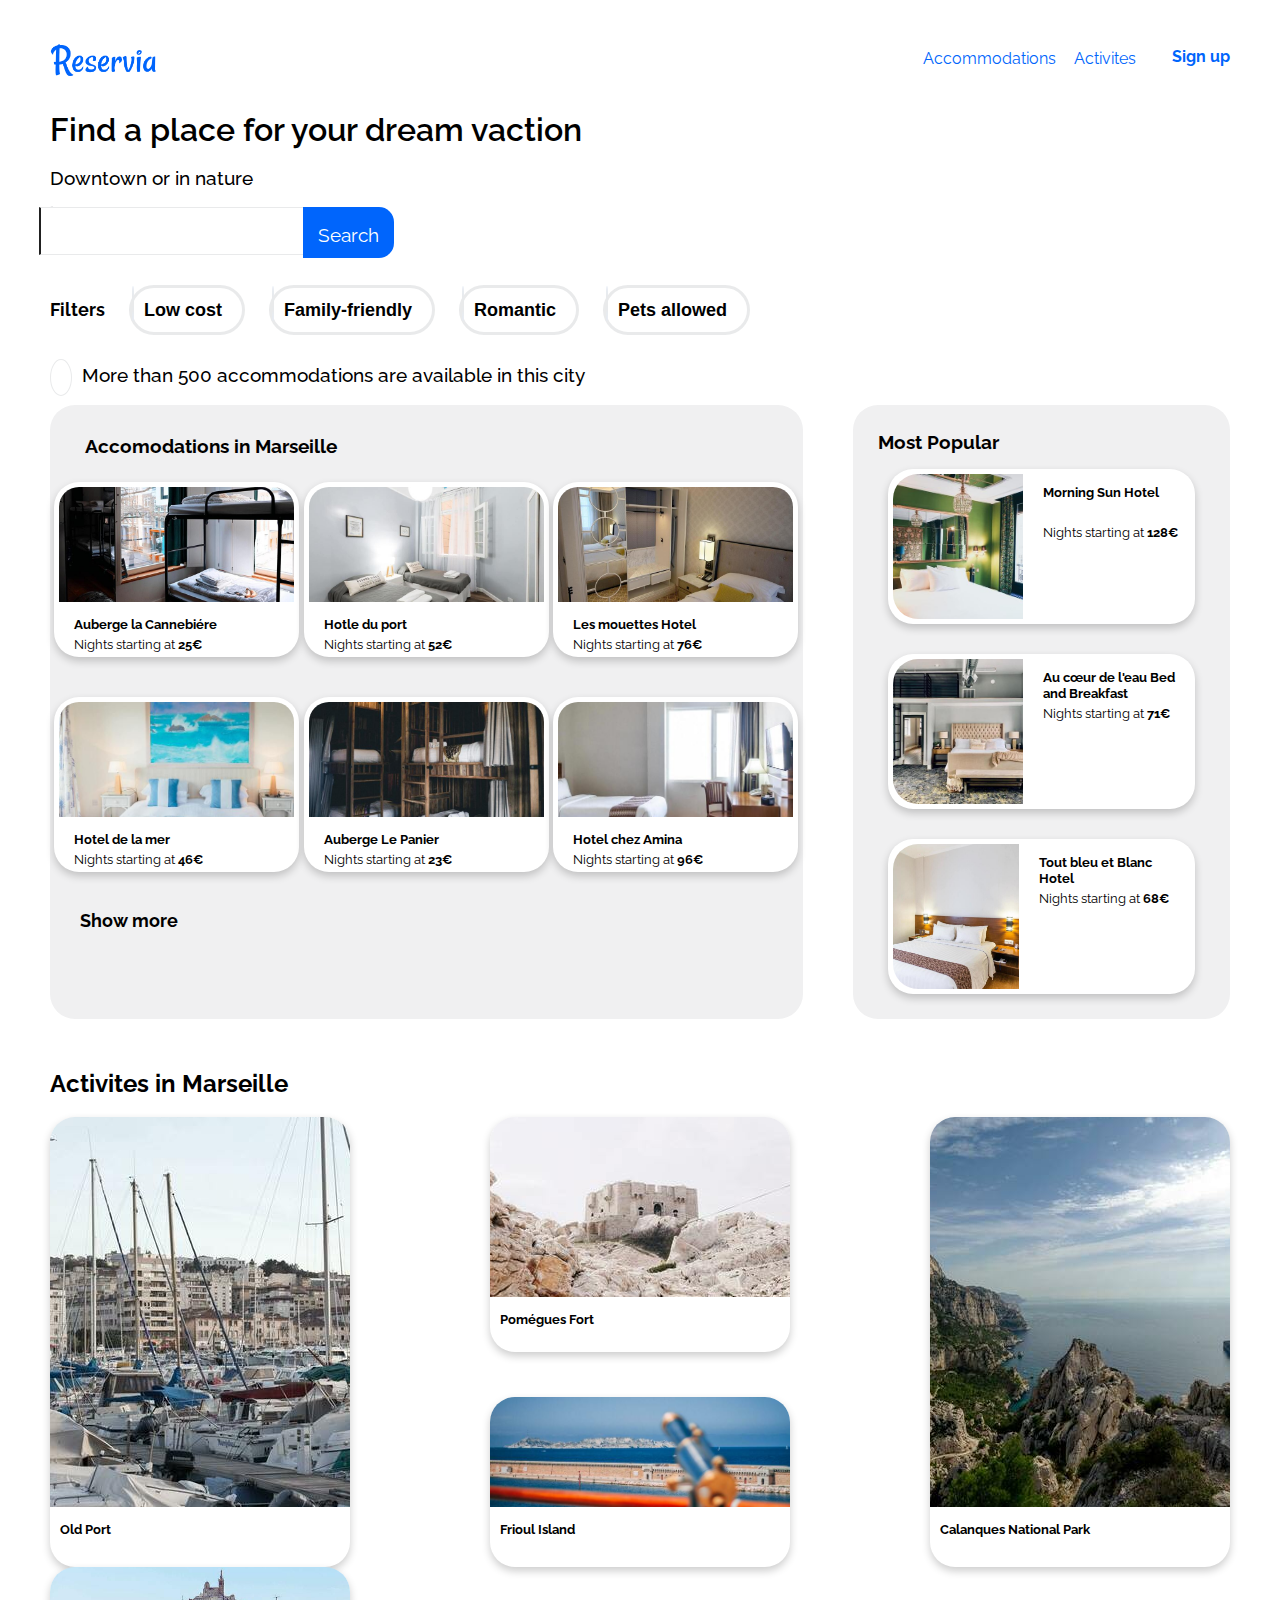
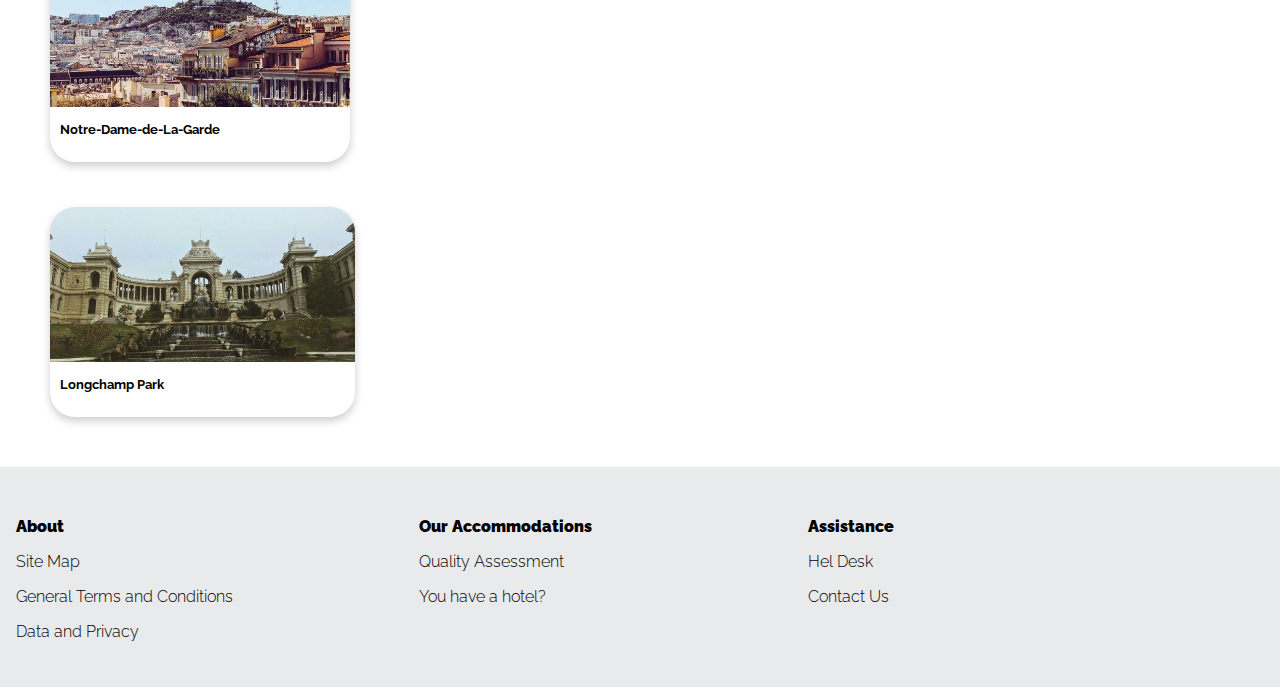
<file: index.html>
<!DOCTYPE html>
<html lang="en">
   <head>
      <meta charset="UTF-8" />
      <meta name="viewport" content="width=device-width, initial-scale=1.0" />
      <title>Reseriva</title>
      <link rel="stylesheet" href="css/styles.css" type="text/css" />
      <link href="https://fonts.googleapis.com/css2?family=Raleway:ital,wght@0,100;0,200;0,300;0,400;0,500;0,600;0,700;0,800;0,900;1,100;1,200;1,300;1,400;1,500;1,600;1,700;1,800;1,900&display=swap" rel="stylesheet">
      <link rel="stylesheet" href="https://use.fontawesome.com/releases/v5.14.0/css/all.css" integrity="sha384-HzLeBuhoNPvSl5KYnjx0BT+WB0QEEqLprO+NBkkk5gbc67FTaL7XIGa2w1L0Xbgc" crossorigin="anonymous">
   </head>

   <body>
      <header>
         <section class="header-wrapper">
            <img class="logo" src="/images/logo/Reservia@3x.png">
             <div class="Signup"> <a href=""> </a>
                  Sign up
            </div>
         </section>

            <nav class="other-links">
               <div class="Activiteslink"><a href="#activites-section"> Activites</a>
                  <div class="line-gray"></div>
               </div>

               <div class="Accommodations"><a href="#accom-mar"> Accommodations</a>
                  <div class="line"></div>
               </div>
            </nav>

         <h1>Find a place for your dream vaction</h1>
         
         <h3>Downtown or in nature</h3>

         <section>
            <i class="fas fa-map-marker-alt marker"></i>
            <input type="search" class="search-bar">
            <span class="search_button">Search</span>
            <i class="fas fa-search zoom"></i>
         </section>

      <div class="filter-wrapper"></div>
         <section class="filters">
            <span class="filter_title">Filters</span>
               <button class="filter_buttons" type="button">
                  <i class="fas fa-money-bill-wave filter-icons"></i> 
                  <span>Low cost</span>
               </button>            

               <button class="filter_buttons" type="button">
                  <i class="fas fa-child child filter-icons"></i>
                  <span>Family-friendly</span>
               </button>

               <button class="filter_buttons" type="button">
                  <i class="fas fa-heart heart filter-icons"></i>
                  <span>Romantic</span>
               </button>

               <button class="filter_buttons" type="button">
                  <i class="fas fa-dog dog filter-icons"></i>
                  <span>Pets allowed</span>
               </button>
         </section>
   </header>

      <h3 class="more-text"> <i class="fas fa-info info"> </i> More than 500 accommodations are available in this city</h3>

      <main class="main">
            <div class="section-wrapper">
               <section class="accom">
                  <div class="accom-title">
                     <h2 id="accom-mar">Accomodations in Marseille</h2>
                  </div>
               <div class="acc-card-wrapper">
                  <section class="accom-cards">
                  <img class= "accom-img" src="/images/hebergements/4_small/marcus-loke-WQJvWU_HZFo-unsplash.jpg">
                  <div class="acc-text">
                     <h4>Auberge la Cannebiére<h4>
                        <h5>Nights starting at <b>25€</b><h5>
                        <div class="bluestar">
                        <i class="fas fa-star"></i>
                        <i class="fas fa-star"></i>
                        <i class="fas fa-star"></i>
                        <i class="fas fa-star"></i>
                        <i class="fas fa-star graystar"></i>
                        </div>
                  </div>
                  </section>

                  <section class="accom-cards">
                  <img class= "accom-img" src="/images/hebergements/4_small/fred-kleber-gTbaxaVLvsg-unsplash.jpg">
                  <div class="acc-text">  
                     <h4>Hotle du port<h4>
                        <h5>Nights starting at <b>52€</b><h5>
                        <div class="bluestar">
                        <i class="fas fa-star"></i>
                        <i class="fas fa-star"></i>
                        <i class="fas fa-star"></i>
                        <i class="fas fa-star"></i>
                        <i class="fas fa-star"></i>
                        </div>
                  </div> 
                  </section>

                  <section class="accom-cards">
                  <img class= "accom-img" src="/images/hebergements/4_small/reisetopia-B8WIgxA_PFU-unsplash.jpg">
                  <div class="acc-text"> 
                     <h4>Les mouettes Hotel  <h4>
                        <h5>Nights starting at <b>76€</b><h5>
                        <div class="bluestar">
                           <i class="fas fa-star"></i>
                           <i class="fas fa-star"></i>
                           <i class="fas fa-star"></i>
                           <i class="fas fa-star"></i>
                           <i class="fas fa-star graystar"></i>
                           </div>
                  </div>         
                  </section>

               </div>

                  <div class="acc-card-wrapper">
                  <section class="accom-cards">
                  <img class= "accom-img" src="/images/hebergements/4_small/annie-spratt-Eg1qcIitAuA-unsplash.jpg">
                  <div class="acc-text"> 
                     <h4>Hotel de la mer<h4>
                        <h5>Nights starting at <b>46€</b><h5>
                        <div class="bluestar">
                        <i class="fas fa-star"></i>
                        <i class="fas fa-star"></i>
                        <i class="fas fa-star"></i>
                        <i class="fas fa-star graystar"></i>
                        <i class="fas fa-star graystar"></i>
                        </div>
                  </div>
                  </section>

                  <section class="accom-cards">
                  <img class= "accom-img" src="/images/hebergements/4_small/nicate-lee-kT-ZyaiwBe0-unsplash.jpg">
                  <div class="acc-text"> 
                     <h4>Auberge Le Panier<h4>
                        <h5>Nights starting at <b>23€</b><h5>
                        <div class="bluestar">
                        <i class="fas fa-star"></i>
                        <i class="fas fa-star"></i>
                        <i class="fas fa-star"></i>
                        <i class="fas fa-star"></i>
                        <i class="fas fa-star graystar"></i>
                        </div>
                  </div>
                  </section>

                  <section class="accom-cards">
                  <img class= "accom-img" src="/images/hebergements/4_small/febrian-zakaria-M6S1WvfW68A-unsplash.jpg">
                  <div class="acc-text"> 
                     <h4>Hotel chez Amina<h4>
                        <h5>Nights starting at <b>96€</b><h5>
                        <section class="bluestar">
                        <i class="fas fa-star"></i>
                        <i class="fas fa-star"></i>
                        <i class="fas fa-star"></i>
                        <i class="fas fa-star"></i>
                        <i class="fas fa-star"></i>
                        </section>
                  </div>
                  </section>
               </div>
                  <h3 class="text-show">Show more</h3>
            </section>

            <!-- Most popular section -->
            
            <div class="most">
               <h2 class="most-title">Most Popular <i class="fas fa-chart-line chart"></i> </h2> 
               <section class="most-card">
                  <img class= "morning" src="/images/hebergements/4_small/emile-guillemot-Bj_rcSC5XfE-unsplash.jpg">
                  <section class="cards-inside">
                  <h4>Morning Sun Hotel<h4>
                     <h5 class="morning-cost">Nights starting at <b>128€<b></h5>
                     <div class="bluestar-most-morn">
                        <i class="fas fa-star"></i>
                        <i class="fas fa-star"></i>
                        <i class="fas fa-star"></i>
                        <i class="fas fa-star"></i>
                        <i class="fas fa-star"></i>
                     </div>
                  </section>
               </section>
               
               <section class="most-card-au">
               <img class= "au-coeur" src="/images/hebergements/4_small/aw-creative-VGs8z60yT2c-unsplash.jpg">
               <section class="cards-inside">
                  <h4>Au cœur de l'eau Bed and Breakfast<h4>
                     <h5 class="au-cost">Nights starting at <b>71€</b><h5>
                     <div class="bluestar-most">
                        <i class="fas fa-star"></i>
                        <i class="fas fa-star"></i>
                        <i class="fas fa-star"></i>
                        <i class="fas fa-star"></i>
                        <i class="fas fa-star graystar"></i>
                     </div>
                  </section>
               </section>

               <section class="most-card">
                  <img class= "tout" src="/images/hebergements/4_small/febrian-zakaria-sjvU0THccQA-unsplash.jpg">
                  <section class="cards-inside">
                  <h4>Tout bleu et Blanc Hotel<h4>
                     <h5 class="tout-cost">Nights starting at <b>68€</b><h5>
                     <div class="bluestar-most-tout">
                        <i class="fas fa-star"></i>
                        <i class="fas fa-star"></i>
                        <i class="fas fa-star"></i>
                        <i class="fas fa-star"></i>
                        <i class="fas fa-star graystar"></i>
                     </div>
                  </section>
               </section>
            </div>
         </div>

      
         <section class="activites">

            <h2 id="activites-section">Activites in Marseille</h2>
            <div class="act-card-wrapper">

                     <section class="activity-card">
                     <img class= "OldPortImg" src="/images/activites/4_small/reno-laithienne-QUgJhdY5Fyk-unsplash.jpg">
                     <h4 class="act-text">Old Port</h4>
                     </section>

                     <div class="wrapper-twoandthree">
                           <section class="activity-card">
                        <img class= "PomeguesImg" src="/images/activites/4_small/paul-hermann-QFTrLdQIRhI-unsplash.jpg">
                        <h4 class="act-text">Pomégues Fort</h4>
                           </section>

                           <section class="activity-card">
                        <img class= "FrioulImg" src="/images/activites/4_small/kevin-hikari-rV_Qd1l-VXg-unsplash.jpg">
                        <h4 class="act-text">Frioul Island</h4>
                        </section>
                     </div>

                     <section class="activity-card">
                     <img class= "CalanquesImg" src="/images/activites/4_small/kilyan-sockalingum-NR8-cBCN3aI-unsplash.jpg">
                     <h4 class="act-text">Calanques National Park</h4>
                     </section>

                     <div class="wrapper-fiveandsix">
                        <section class="activity-card">
                        <img class= "NotreImg" src="/images/activites/4_small/florian-wehde-xW9e8gdotxI-unsplash.jpg">
                        <h4 class="act-text">Notre-Dame-de-La-Garde</h4>
                        </section>
                        
                        <section class="activity-card">
                           <img class= "LongchampImg" src="/images/activites/4_small/lena-paulin-wH2-EJoDcV0-unsplash.jpg">
                           <h4 class="act-text">Longchamp Park</h4>
                        </section>
                     </div>
         </section>
      </main>

      <footer>
         <nav class="btops">
            <div class="about"> <a href=""> </a>
               About
               <section class="about-info">
                  <p>Site Map<p>
                  <p>General Terms and Conditions<p>
                  <p>Data and Privacy<p>
               </section>
            </div>

            <div class="our-accom"><a href=""> </a>
               Our Accommodations
               <section class="accom-info">
                  <p>Quality Assessment</p>
                  <p>You have a hotel?</p>
               </section>
            </div>

            <div class="assist"><a href=""> </a>
               Assistance
               <section class="assit-info">
                  <p>Hel Desk</p>
                  <p>Contact Us</p>
               </section>
            </div>

         </nav>
      </footer>
   </body>
</html>
</file>
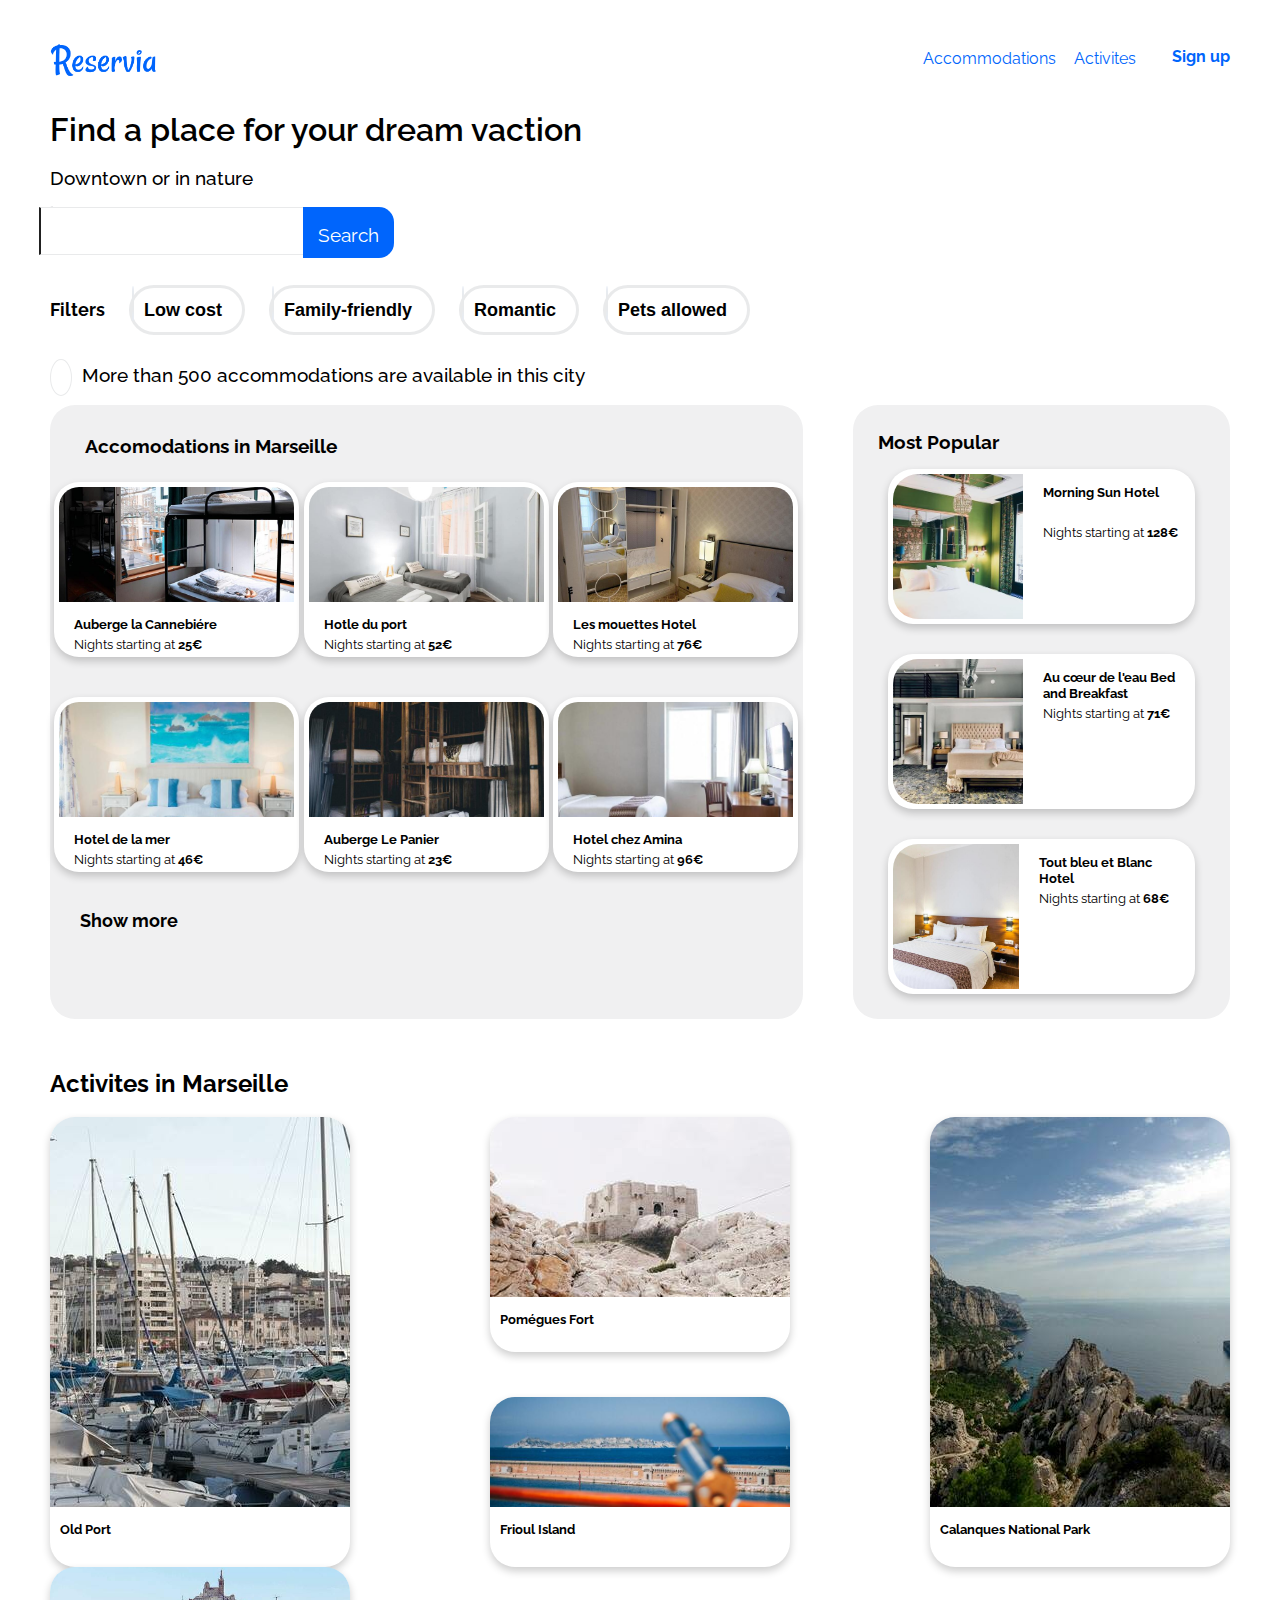
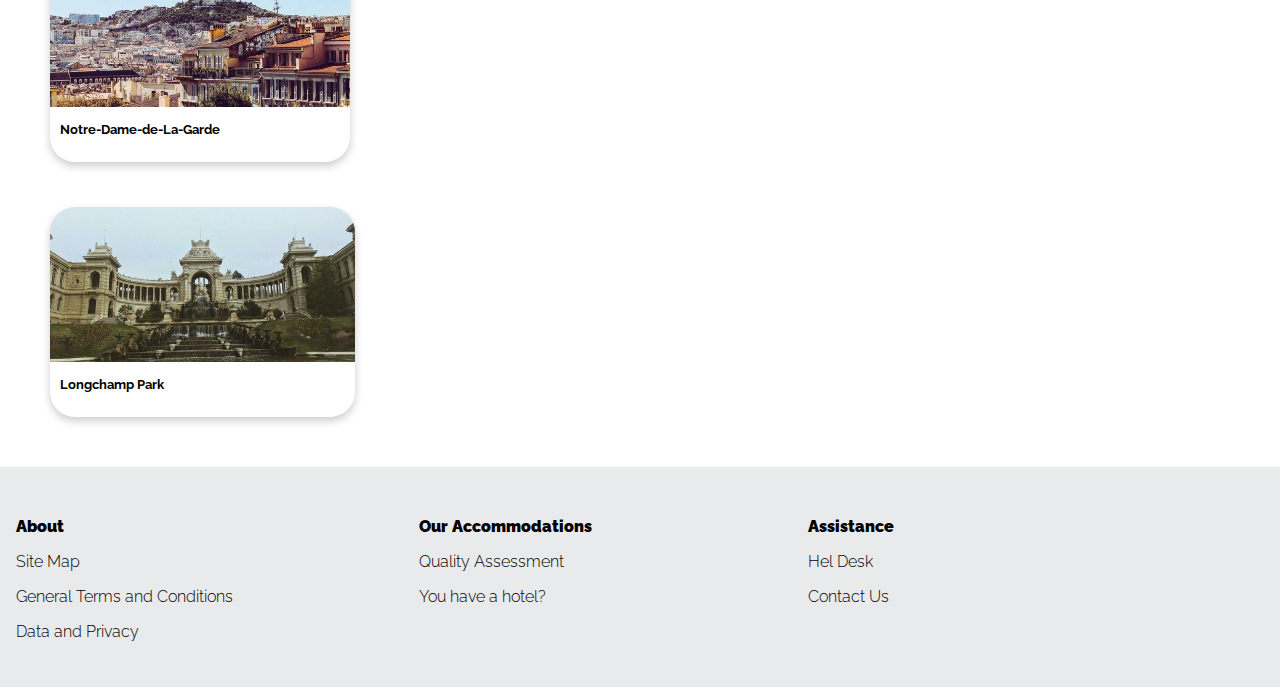
<file: Project 2/index.html>
<!DOCTYPE html>
<html lang="en">
   <head>
      <meta charset="UTF-8" />
      <meta name="viewport" content="width=device-width, initial-scale=1.0" />
      <title>Reseriva</title>
      <link rel="stylesheet" href="css/styles.css" type="text/css" />
      <link href="https://fonts.googleapis.com/css2?family=Raleway:ital,wght@0,100;0,200;0,300;0,400;0,500;0,600;0,700;0,800;0,900;1,100;1,200;1,300;1,400;1,500;1,600;1,700;1,800;1,900&display=swap" rel="stylesheet">
      <link rel="stylesheet" href="https://use.fontawesome.com/releases/v5.14.0/css/all.css" integrity="sha384-HzLeBuhoNPvSl5KYnjx0BT+WB0QEEqLprO+NBkkk5gbc67FTaL7XIGa2w1L0Xbgc" crossorigin="anonymous">
   </head>

   <body>
      <header>
         <section class="header-wrapper">
            <img class="logo" src="/Project 2/css/Reservia ressources EN/images/logo/Reservia@3x.png">
             <div class="Signup"> <a href=""> </a>
                  Sign up
            </div>
         </section>

            <nav class="other-links">
               <div class="Activiteslink"><a href="#activites-section"> Activites</a>
                  <div class="line-gray"></div>
               </div>

               <div class="Accommodations"><a href="#accom-mar"> Accommodations</a>
                  <div class="line"></div>
               </div>
            </nav>

         <h1>Find a place for your dream vaction</h1>
         
         <h3>Downtown or in nature</h3>

         <section>
            <i class="fas fa-map-marker-alt marker"></i>
            <input type="search" class="search-bar">
            <span class="search_button">Search</span>
            <i class="fas fa-search zoom"></i>
         </section>

      <div class="filter-wrapper"></div>
         <section class="filters">
            <span class="filter_title">Filters</span>
               <button class="filter_buttons" type="button">
                  <i class="fas fa-money-bill-wave filter-icons"></i> 
                  <span>Low cost</span>
               </button>            

               <button class="filter_buttons" type="button">
                  <i class="fas fa-child child filter-icons"></i>
                  <span>Family-friendly</span>
               </button>

               <button class="filter_buttons" type="button">
                  <i class="fas fa-heart heart filter-icons"></i>
                  <span>Romantic</span>
               </button>

               <button class="filter_buttons" type="button">
                  <i class="fas fa-dog dog filter-icons"></i>
                  <span>Pets allowed</span>
               </button>
         </section>
   </header>

      <h3 class="more-text"> <i class="fas fa-info info"> </i> More than 500 accommodations are available in this city</h3>

      <main class="main">
            <div class="section-wrapper">
               <section class="accom">
                  <div class="accom-title">
                     <h2 id="accom-mar">Accomodations in Marseille</h2>
                  </div>
               <div class="acc-card-wrapper">
                  <section class="accom-cards">
                  <img class= "accom-img" src="/Project 2/css/Reservia ressources EN/images/hebergements/4_small/marcus-loke-WQJvWU_HZFo-unsplash.jpg">
                  <div class="acc-text">
                     <h4>Auberge la Cannebiére<h4>
                        <h5>Nights starting at <b>25€</b><h5>
                        <div class="bluestar">
                        <i class="fas fa-star"></i>
                        <i class="fas fa-star"></i>
                        <i class="fas fa-star"></i>
                        <i class="fas fa-star"></i>
                        <i class="fas fa-star graystar"></i>
                        </div>
                  </div>
                  </section>

                  <section class="accom-cards">
                  <img class= "accom-img" src="/Project 2/css/Reservia ressources EN/images/hebergements/4_small/fred-kleber-gTbaxaVLvsg-unsplash.jpg">
                  <div class="acc-text">  
                     <h4>Hotle du port<h4>
                        <h5>Nights starting at <b>52€</b><h5>
                        <div class="bluestar">
                        <i class="fas fa-star"></i>
                        <i class="fas fa-star"></i>
                        <i class="fas fa-star"></i>
                        <i class="fas fa-star"></i>
                        <i class="fas fa-star"></i>
                        </div>
                  </div> 
                  </section>

                  <section class="accom-cards">
                  <img class= "accom-img" src="/Project 2/css/Reservia ressources EN/images/hebergements/4_small/reisetopia-B8WIgxA_PFU-unsplash.jpg">
                  <div class="acc-text"> 
                     <h4>Les mouettes Hotel  <h4>
                        <h5>Nights starting at <b>76€</b><h5>
                        <div class="bluestar">
                           <i class="fas fa-star"></i>
                           <i class="fas fa-star"></i>
                           <i class="fas fa-star"></i>
                           <i class="fas fa-star"></i>
                           <i class="fas fa-star graystar"></i>
                           </div>
                  </div>         
                  </section>

               </div>

                  <div class="acc-card-wrapper">
                  <section class="accom-cards">
                  <img class= "accom-img" src="/Project 2/css/Reservia ressources EN/images/hebergements/4_small/annie-spratt-Eg1qcIitAuA-unsplash.jpg">
                  <div class="acc-text"> 
                     <h4>Hotel de la mer<h4>
                        <h5>Nights starting at <b>46€</b><h5>
                        <div class="bluestar">
                        <i class="fas fa-star"></i>
                        <i class="fas fa-star"></i>
                        <i class="fas fa-star"></i>
                        <i class="fas fa-star graystar"></i>
                        <i class="fas fa-star graystar"></i>
                        </div>
                  </div>
                  </section>

                  <section class="accom-cards">
                  <img class= "accom-img" src="/Project 2/css/Reservia ressources EN/images/hebergements/4_small/nicate-lee-kT-ZyaiwBe0-unsplash.jpg">
                  <div class="acc-text"> 
                     <h4>Auberge Le Panier<h4>
                        <h5>Nights starting at <b>23€</b><h5>
                        <div class="bluestar">
                        <i class="fas fa-star"></i>
                        <i class="fas fa-star"></i>
                        <i class="fas fa-star"></i>
                        <i class="fas fa-star"></i>
                        <i class="fas fa-star graystar"></i>
                        </div>
                  </div>
                  </section>

                  <section class="accom-cards">
                  <img class= "accom-img" src="/Project 2/css/Reservia ressources EN/images/hebergements/4_small/febrian-zakaria-M6S1WvfW68A-unsplash.jpg">
                  <div class="acc-text"> 
                     <h4>Hotel chez Amina<h4>
                        <h5>Nights starting at <b>96€</b><h5>
                        <section class="bluestar">
                        <i class="fas fa-star"></i>
                        <i class="fas fa-star"></i>
                        <i class="fas fa-star"></i>
                        <i class="fas fa-star"></i>
                        <i class="fas fa-star"></i>
                        </section>
                  </div>
                  </section>
               </div>
                  <h3 class="text-show">Show more</h3>
            </section>

            <!-- Most popular section -->
            
            <div class="most">
               <h2 class="most-title">Most Popular <i class="fas fa-chart-line chart"></i> </h2> 
               <section class="most-card">
                  <img class= "morning" src="/Project 2/css/Reservia ressources EN/images/hebergements/4_small/emile-guillemot-Bj_rcSC5XfE-unsplash.jpg">
                  <section class="cards-inside">
                  <h4>Morning Sun Hotel<h4>
                     <h5 class="morning-cost">Nights starting at <b>128€<b></h5>
                     <div class="bluestar-most-morn">
                        <i class="fas fa-star"></i>
                        <i class="fas fa-star"></i>
                        <i class="fas fa-star"></i>
                        <i class="fas fa-star"></i>
                        <i class="fas fa-star"></i>
                     </div>
                  </section>
               </section>
               
               <section class="most-card-au">
               <img class= "au-coeur" src="/Project 2/css/Reservia ressources EN/images/hebergements/4_small/aw-creative-VGs8z60yT2c-unsplash.jpg">
               <section class="cards-inside">
                  <h4>Au cœur de l'eau Bed and Breakfast<h4>
                     <h5 class="au-cost">Nights starting at <b>71€</b><h5>
                     <div class="bluestar-most">
                        <i class="fas fa-star"></i>
                        <i class="fas fa-star"></i>
                        <i class="fas fa-star"></i>
                        <i class="fas fa-star"></i>
                        <i class="fas fa-star graystar"></i>
                     </div>
                  </section>
               </section>

               <section class="most-card">
                  <img class= "tout" src="/Project 2/css/Reservia ressources EN/images/hebergements/4_small/febrian-zakaria-sjvU0THccQA-unsplash.jpg">
                  <section class="cards-inside">
                  <h4>Tout bleu et Blanc Hotel<h4>
                     <h5 class="tout-cost">Nights starting at <b>68€</b><h5>
                     <div class="bluestar-most-tout">
                        <i class="fas fa-star"></i>
                        <i class="fas fa-star"></i>
                        <i class="fas fa-star"></i>
                        <i class="fas fa-star"></i>
                        <i class="fas fa-star graystar"></i>
                     </div>
                  </section>
               </section>
            </div>
         </div>

      
         <section class="activites">

            <h2 id="activites-section">Activites in Marseille</h2>
            <div class="act-card-wrapper">

                     <section class="activity-card">
                     <img class= "OldPortImg" src="/Project 2/css/Reservia ressources EN/images/activites/4_small/reno-laithienne-QUgJhdY5Fyk-unsplash.jpg">
                     <h4 class="act-text">Old Port</h4>
                     </section>

                     <div class="wrapper-twoandthree">
                           <section class="activity-card">
                        <img class= "PomeguesImg" src="/Project 2/css/Reservia ressources EN/images/activites/4_small/paul-hermann-QFTrLdQIRhI-unsplash.jpg">
                        <h4 class="act-text">Pomégues Fort</h4>
                           </section>

                           <section class="activity-card">
                        <img class= "FrioulImg" src="/Project 2/css/Reservia ressources EN/images/activites/4_small/kevin-hikari-rV_Qd1l-VXg-unsplash.jpg">
                        <h4 class="act-text">Frioul Island</h4>
                        </section>
                     </div>

                     <section class="activity-card">
                     <img class= "CalanquesImg" src="/Project 2/css/Reservia ressources EN/images/activites/4_small/kilyan-sockalingum-NR8-cBCN3aI-unsplash.jpg">
                     <h4 class="act-text">Calanques National Park</h4>
                     </section>

                     <div class="wrapper-fiveandsix">
                        <section class="activity-card">
                        <img class= "NotreImg" src="/Project 2/css/Reservia ressources EN/images/activites/4_small/florian-wehde-xW9e8gdotxI-unsplash.jpg">
                        <h4 class="act-text">Notre-Dame-de-La-Garde</h4>
                        </section>
                        
                        <section class="activity-card">
                           <img class= "LongchampImg" src="/Project 2/css/Reservia ressources EN/images/activites/4_small/lena-paulin-wH2-EJoDcV0-unsplash.jpg">
                           <h4 class="act-text">Longchamp Park</h4>
                        </section>
                     </div>
         </section>
      </main>

      <footer>
         <nav class="btops">
            <div class="about"> <a href=""> </a>
               About
               <section class="about-info">
                  <p>Site Map<p>
                  <p>General Terms and Conditions<p>
                  <p>Data and Privacy<p>
               </section>
            </div>

            <div class="our-accom"><a href=""> </a>
               Our Accommodations
               <section class="accom-info">
                  <p>Quality Assessment</p>
                  <p>You have a hotel?</p>
               </section>
            </div>

            <div class="assist"><a href=""> </a>
               Assistance
               <section class="assit-info">
                  <p>Hel Desk</p>
                  <p>Contact Us</p>
               </section>
            </div>

         </nav>
      </footer>
   </body>
</html>
</file>
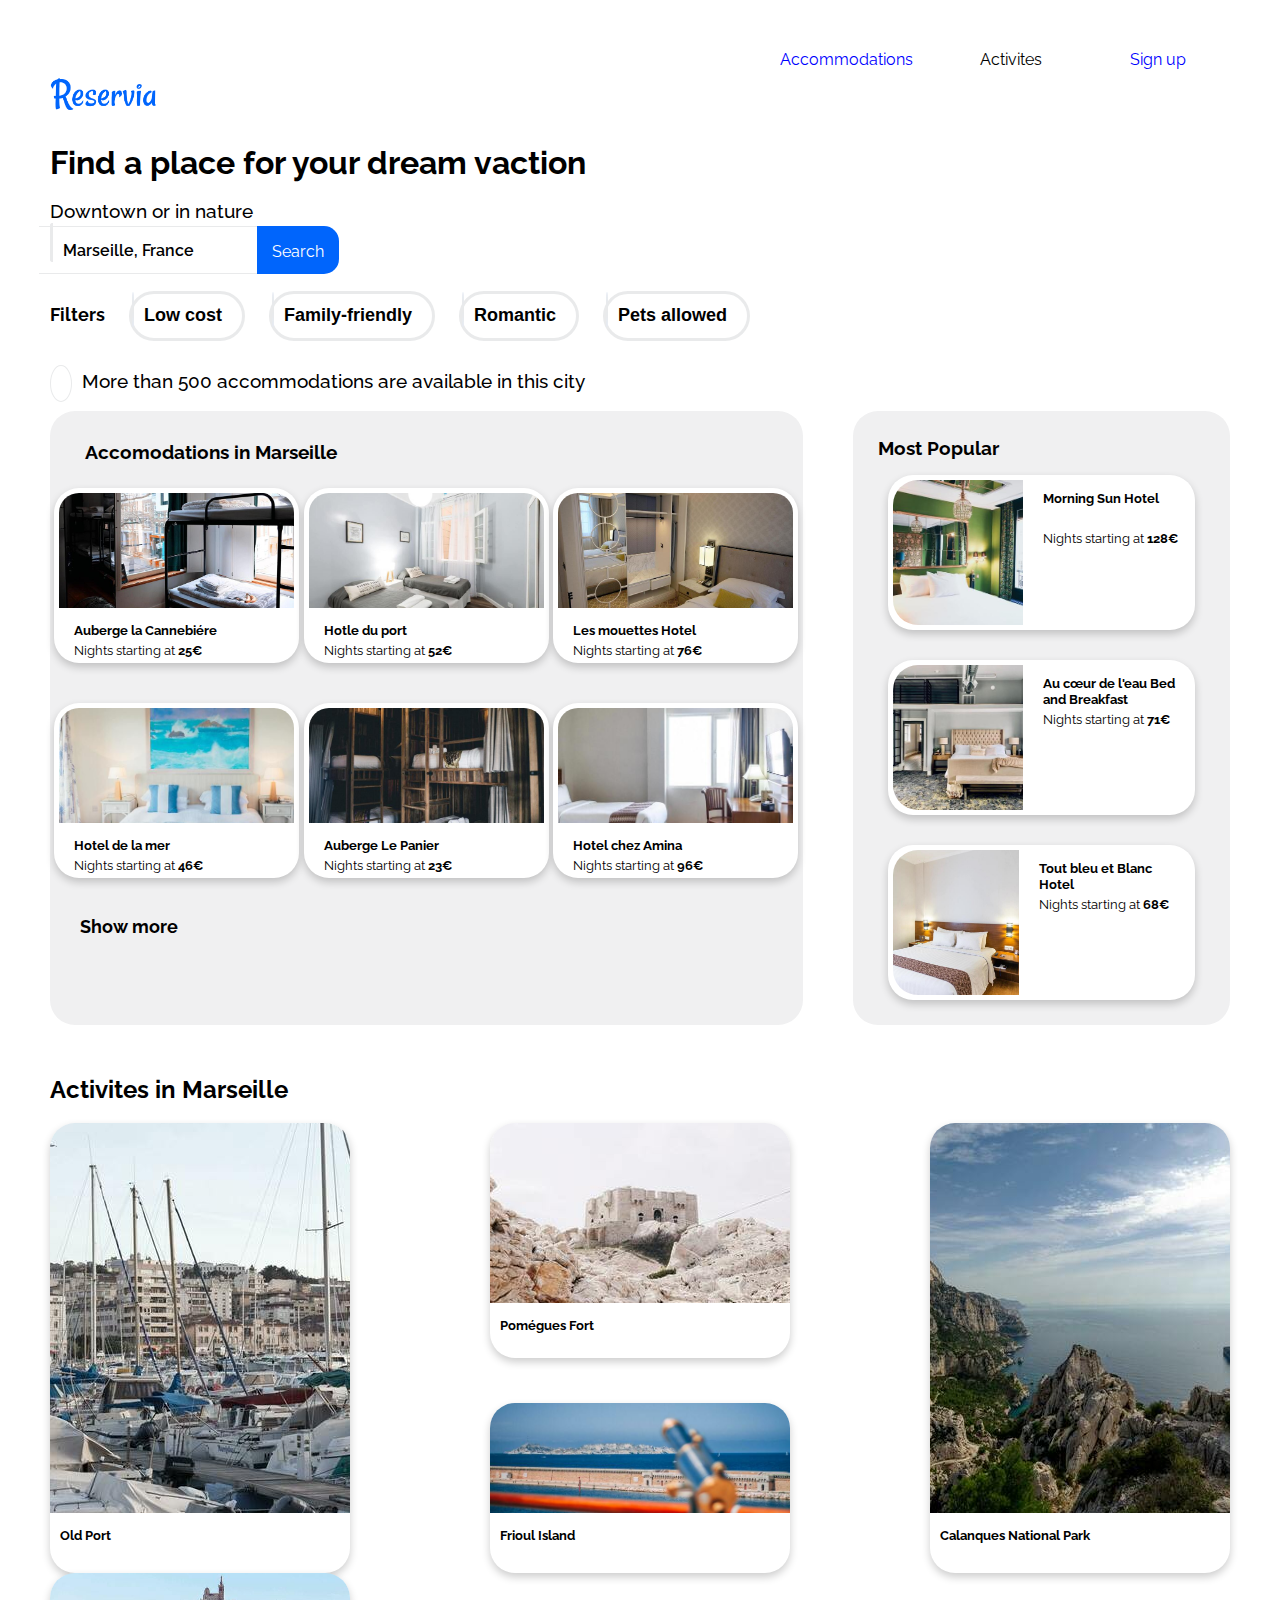
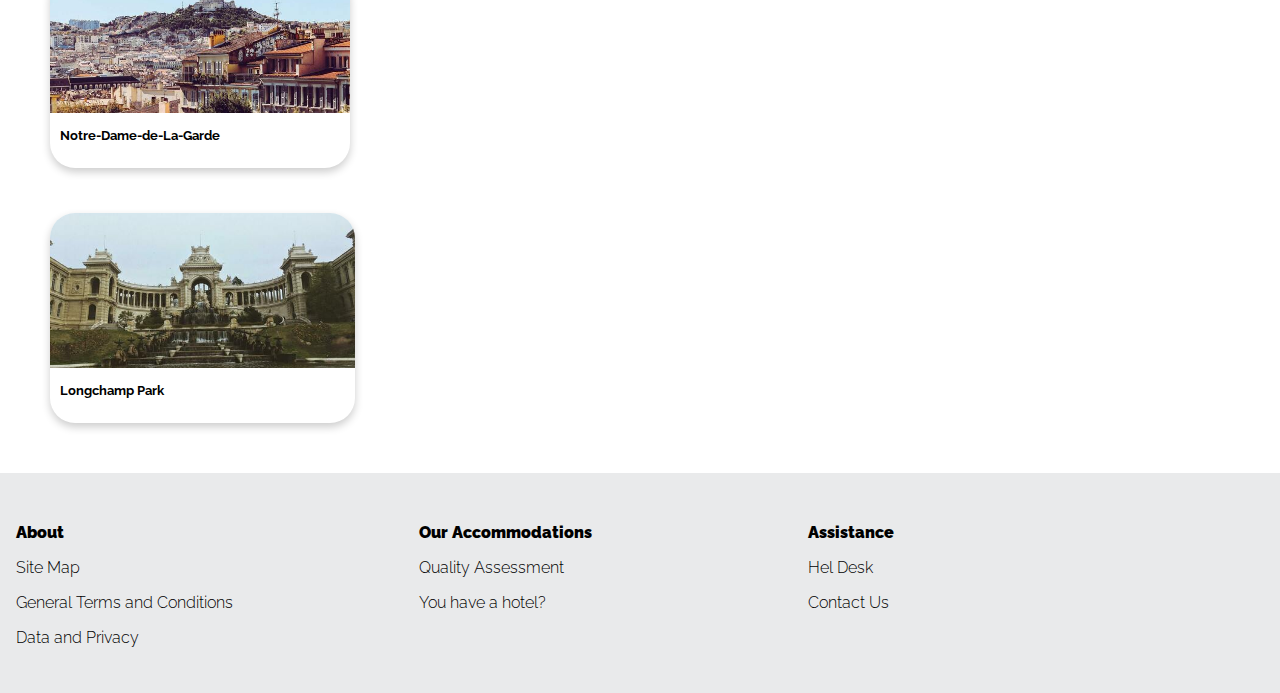
<file: Openclassroom projects/Project 2/index.html>
<!DOCTYPE html>
<html lang="en">
   <head>
      <meta charset="UTF-8" />
      <meta name="viewport" content="width=device-width, initial-scale=1.0" />
      <title>Reseriva</title>
      <link rel="stylesheet" href="css/styles.css" type="text/css" />
      <link href="https://fonts.googleapis.com/css2?family=Raleway:ital,wght@0,100;0,200;0,300;0,400;0,500;0,600;0,700;0,800;0,900;1,100;1,200;1,300;1,400;1,500;1,600;1,700;1,800;1,900&display=swap" rel="stylesheet">
      <link rel="stylesheet" href="https://use.fontawesome.com/releases/v5.14.0/css/all.css" integrity="sha384-HzLeBuhoNPvSl5KYnjx0BT+WB0QEEqLprO+NBkkk5gbc67FTaL7XIGa2w1L0Xbgc" crossorigin="anonymous">
   </head>

   <body>
      <header>
         <section class="header_wrapper">
            <nav class="Links">
               <div class="Signup"> <a href=""> </a>
                  Sign up
               </div>

               <div class="Activiteslink"><a href=""> </a>
                  Activites
               </div>

               <div class="Accommodations"><a href=""> </a>
                  Accommodations
               </div>
            </nav>

            <img class="logo" src="/Project 2/css/Reservia ressources EN/images/logo/Reservia@3x.png">
         </section>
         
         <h1>Find a place for your dream vaction</h1>
         
         <h3>Downtown or in nature</h3>

         <section class="search_bar">
            <i class="fas fa-map-marker-alt marker"></i>
            <span class="textbox">Marseille, France</span>
            <span class="search_button">Search</span>
            <i class="fas fa-search zoom"></i>
         </section>

         <section class="filters">
            <span class="filter_title">Filters</span>
            <button class="filter_buttons" type="button">
               <i class="fas fa-money-bill-wave filter-icons"></i> 
               <span>Low cost</span>
            </button>            

            <button class="filter_buttons" type="button">
               <i class="fas fa-child child filter-icons"></i>
               <span>Family-friendly</span>
            </button>

            <button class="filter_buttons" type="button">
               <i class="fas fa-heart heart filter-icons"></i>
               <span>Romantic</span>
            </button>

            <button class="filter_buttons" type="button">
               <i class="fas fa-dog dog filter-icons"></i>
               <span>Pets allowed</span>
            </button>
         </section>
      </header>

      <h3> <i class="fas fa-info info"> </i> More than 500 accommodations are available in this city</h3>

      <main class="main">
            <div class="section-wrapper">
               <section class="accom">
                  <div class="accom-title">
                     <h2 class="accom-mar">Accomodations in Marseille</h2>
                  </div>
               <div class="acc-card-wrapper">
                  <section class="accom-cards">
                  <img class= "accom-img" src="/Project 2/css/Reservia ressources EN/images/hebergements/4_small/marcus-loke-WQJvWU_HZFo-unsplash.jpg">
                  <div class="acc-text">
                     <h4>Auberge la Cannebiére<h4>
                        <h5>Nights starting at <b>25€</b><h5>
                        <div class="bluestar">
                        <i class="fas fa-star"></i>
                        <i class="fas fa-star"></i>
                        <i class="fas fa-star"></i>
                        <i class="fas fa-star"></i>
                        <i class="fas fa-star graystar"></i>
                        </div>
                  </div>
                  </section>

                  <section class="accom-cards">
                  <img class= "accom-img" src="/Project 2/css/Reservia ressources EN/images/hebergements/4_small/fred-kleber-gTbaxaVLvsg-unsplash.jpg">
                  <div class="acc-text">  
                     <h4>Hotle du port<h4>
                        <h5>Nights starting at <b>52€</b><h5>
                        <div class="bluestar">
                        <i class="fas fa-star"></i>
                        <i class="fas fa-star"></i>
                        <i class="fas fa-star"></i>
                        <i class="fas fa-star"></i>
                        <i class="fas fa-star"></i>
                        </div>
                  </div> 
                  </section>

                  <section class="accom-cards">
                  <img class= "accom-img" src="/Project 2/css/Reservia ressources EN/images/hebergements/4_small/reisetopia-B8WIgxA_PFU-unsplash.jpg">
                  <div class="acc-text"> 
                     <h4>Les mouettes Hotel  <h4>
                        <h5>Nights starting at <b>76€</b><h5>
                        <div class="bluestar">
                           <i class="fas fa-star"></i>
                           <i class="fas fa-star"></i>
                           <i class="fas fa-star"></i>
                           <i class="fas fa-star"></i>
                           <i class="fas fa-star graystar"></i>
                           </div>
                  </div>         
                  </section>

                  <section class="accom-cards">
                  <img class= "accom-img" src="/Project 2/css/Reservia ressources EN/images/hebergements/4_small/annie-spratt-Eg1qcIitAuA-unsplash.jpg">
                  <div class="acc-text"> 
                     <h4>Hotel de la mer<h4>
                        <h5>Nights starting at <b>46€</b><h5>
                        <div class="bluestar">
                        <i class="fas fa-star"></i>
                        <i class="fas fa-star"></i>
                        <i class="fas fa-star"></i>
                        <i class="fas fa-star graystar"></i>
                        <i class="fas fa-star graystar"></i>
                        </div>
                  </div>
                  </section>

                  <section class="accom-cards">
                  <img class= "accom-img" src="/Project 2/css/Reservia ressources EN/images/hebergements/4_small/nicate-lee-kT-ZyaiwBe0-unsplash.jpg">
                  <div class="acc-text"> 
                     <h4>Auberge Le Panier<h4>
                        <h5>Nights starting at <b>23€</b><h5>
                        <div class="bluestar">
                        <i class="fas fa-star"></i>
                        <i class="fas fa-star"></i>
                        <i class="fas fa-star"></i>
                        <i class="fas fa-star"></i>
                        <i class="fas fa-star graystar"></i>
                        </div>
                  </div>
                  </section>

                  <section class="accom-cards">
                  <img class= "accom-img" src="/Project 2/css/Reservia ressources EN/images/hebergements/4_small/febrian-zakaria-M6S1WvfW68A-unsplash.jpg">
                  <div class="acc-text"> 
                     <h4>Hotel chez Amina<h4>
                        <h5>Nights starting at <b>96€</b><h5>
                        <section class="bluestar">
                        <i class="fas fa-star"></i>
                        <i class="fas fa-star"></i>
                        <i class="fas fa-star"></i>
                        <i class="fas fa-star"></i>
                        <i class="fas fa-star"></i>
                        </section>
                  </div>
                  </section>
               </div>
                  <h3 class="text-show">Show more</h3>
            </section>

            <!-- Most popular section -->
            
            <div class="most">
               <h2 class="most-title">Most Popular <i class="fas fa-chart-line chart"></i> </h2> 
               <!-- <div class="acc-card-wrapper"> -->
               <section class="most-card">
                  <img class= "morning" src="/Project 2/css/Reservia ressources EN/images/hebergements/4_small/emile-guillemot-Bj_rcSC5XfE-unsplash.jpg">
                  <section class="cards-inside">
                  <h4>Morning Sun Hotel<h4>
                     <h5 class="morning-cost">Nights starting at <b>128€<b></h5>
                     <div class="bluestar-most-morn">
                        <i class="fas fa-star"></i>
                        <i class="fas fa-star"></i>
                        <i class="fas fa-star"></i>
                        <i class="fas fa-star"></i>
                        <i class="fas fa-star"></i>
                     </div>
                  </section>
               </section>
               
               <section class="most-card-au">
               <img class= "au-coeur" src="/Project 2/css/Reservia ressources EN/images/hebergements/4_small/aw-creative-VGs8z60yT2c-unsplash.jpg">
               <section class="cards-inside">
                  <h4>Au cœur de l'eau Bed and Breakfast<h4>
                     <h5 class="au-cost">Nights starting at <b>71€</b><h5>
                     <div class="bluestar-most">
                        <i class="fas fa-star"></i>
                        <i class="fas fa-star"></i>
                        <i class="fas fa-star"></i>
                        <i class="fas fa-star"></i>
                        <i class="fas fa-star graystar"></i>
                     </div>
                  </section>
               </section>

               <section class="most-card">
                  <img class= "tout" src="/Project 2/css/Reservia ressources EN/images/hebergements/4_small/febrian-zakaria-sjvU0THccQA-unsplash.jpg">
                  <section class="cards-inside">
                  <h4>Tout bleu et Blanc Hotel<h4>
                     <h5 class="tout-cost">Nights starting at <b>68€</b><h5>
                     <div class="bluestar-most-tout">
                        <i class="fas fa-star"></i>
                        <i class="fas fa-star"></i>
                        <i class="fas fa-star"></i>
                        <i class="fas fa-star"></i>
                        <i class="fas fa-star graystar"></i>
                     </div>
                  </section>
               </section>
            </div>
         </div>

      
         <section class="activites">

            <h2>Activites in Marseille</h2>
            <div class="act-card-wrapper">

                     <section class="activity-card">
                     <img class= "OldPortImg" src="/Project 2/css/Reservia ressources EN/images/activites/4_small/reno-laithienne-QUgJhdY5Fyk-unsplash.jpg">
                     <h4 class="act-text">Old Port</h4>
                     </section>

                     <div class="wrapper-twoandthree">
                           <section class="activity-card">
                        <img class= "PomeguesImg" src="/Project 2/css/Reservia ressources EN/images/activites/4_small/paul-hermann-QFTrLdQIRhI-unsplash.jpg">
                        <h4 class="act-text">Pomégues Fort</h4>
                           </section>

                           <section class="activity-card">
                        <img class= "FrioulImg" src="/Project 2/css/Reservia ressources EN/images/activites/4_small/kevin-hikari-rV_Qd1l-VXg-unsplash.jpg">
                        <h4 class="act-text">Frioul Island</h4>
                        </section>
                     </div>

                     <section class="activity-card">
                     <img class= "CalanquesImg" src="/Project 2/css/Reservia ressources EN/images/activites/4_small/kilyan-sockalingum-NR8-cBCN3aI-unsplash.jpg">
                     <h4 class="act-text">Calanques National Park</h4>
                     </section>

                     <div class="wrapper-fiveandsix">
                        <section class="activity-card">
                        <img class= "NotreImg" src="/Project 2/css/Reservia ressources EN/images/activites/4_small/florian-wehde-xW9e8gdotxI-unsplash.jpg">
                        <h4 class="act-text">Notre-Dame-de-La-Garde</h4>
                        </section>
                        
                        <section class="activity-card">
                           <img class= "LongchampImg" src="/Project 2/css/Reservia ressources EN/images/activites/4_small/lena-paulin-wH2-EJoDcV0-unsplash.jpg">
                           <h4 class="act-text">Longchamp Park</h4>
                        </section>
                     </div>
         </section>
      </main>

      <footer>
         <nav class="btops">
            <div class="about"> <a href=""> </a>
               About
               <section class="about-info">
                  <p>Site Map<p>
                  <p>General Terms and Conditions<p>
                  <p>Data and Privacy<p>
               </section>
            </div>

            <div class="our-accom"><a href=""> </a>
               Our Accommodations
               <section class="accom-info">
                  <p>Quality Assessment</p>
                  <p>You have a hotel?</p>
               </section>
            </div>

            <div class="assist"><a href=""> </a>
               Assistance
               <section class="assit-info">
                  <p>Hel Desk</p>
                  <p>Contact Us</p>
               </section>
            </div>

         </nav>
      </footer>
   </body>
</html>
</file>
<file: css/styles.css>
html {
  box-sizing: border-box;
  font-family: 'Raleway', sans-serif;
  padding: 0 50px;
}

body {
  padding: 0;
  margin: 0;
}

.marker {
  background-color: #e9eaeb;
  border-top-left-radius: 15px;
  border-bottom-left-radius: 15px;
  vertical-align: middle;
  border: #e9eaeb solid 1px;
  margin-right: 10px;
  width: 45px;
  height: 30px;
  padding-top: 18px;
  padding-right: 1px;
  transform: translate(-2px, -2px);
  text-align: center;
} 

.search_button {
  background-color: #0065FC ;
  color: white;
  border-top-right-radius: 15px;
  border-bottom-right-radius: 15px;
  vertical-align: middle;
  padding: 17px 15px 12px 15px;
  font-size: larger;
  position: absolute;
}

.zoom {
  color: white;
}

.search-bar {
  border-top: #e9eaeb solid 1px;
  border-bottom: #e9eaeb solid 1px;
  padding: 18px 6% 13px 2%;
  margin-left: -2%;
  margin-right: -1%;
  margin-bottom: 20px;
}

.filter_buttons {
  background-color: white;
  border-radius: 25px;
  border: #e9eaeb solid 3px;
  height: 50px;
  margin: 10px;
  padding: 0;
}

.filter_title {
  margin-right: 10px;
  font-size: large;
}

.filters {
  border-radius: 35px;
  font-weight: 700;
  display: inline;
}

.filter_buttons > span {
  padding-right: 20px;
  font-size: large;
  font-weight: 600;
}

.filter_buttons:hover {
  background-color: lightblue;
  cursor: pointer;
  color: #ffffff;
}

.filter-icons {
  background-color: #DEEBFF;
  border-radius: 50%;
  color: #0065FC ;
  vertical-align: middle;
  border: #e9eaeb solid 1px;
  margin-right: 10px;
  width: 45px;
  height: 30px;
  padding-top: 16px;
  transform: translate(-2px, -2px);
  font-size: initial;
}

.other-links {
  display: flex;
  flex-direction: row-reverse;
  margin-top: -40px;
  justify-content: space-between;
  float: right;
  width: 18%;
  margin-right: 8%;
}

.header-wrapper {
  width: 100%;
  margin-top: 3%;
}

.logo {
  height: 50px;
  }

.Signup {
  font-weight: bold;
  color: #0065fc;
  margin-top: 1%;
  float: right;
}

nav a {
  color: #0065fc;
  text-decoration: none;
}

nav a:hover {
  color: black;
}

h1 {
  margin-bottom: 0px;
  font-weight: 600;
}

h3 {
  font-weight: 500;
}

.more-text {
  font-weight: 500;
}

h4 {
  margin: 5px;
  font-size: smaller;
}
h5 {
  margin: 5px;
  font-weight: 400;
}

p {
  font-weight: 300;
}

footer {
  background-color: #e9eaeb;
  padding-top: 50px;
  margin-top: 50px;
  margin-left: -60px;
  margin-right: -50px;
  padding-bottom: 30px;
}

.btops {
  display: flex;
  justify-content: space-evenly;
  margin-left: -230px;
}

.about {
  margin-left: 40px;
}

.our-accom {
  margin-left: -30px;
}

.assist {
  margin-right: 170px;
}

.assit-info {
  font-weight: 100px;
}

.accom-cards:hover {
box-shadow: 0 8px 16px 0 rgba(0, 0, 0, 0.2);
}

.accom-img {
  width: 235px;
  height: 115px;
  border-top-left-radius: 25px;
  border-top-right-radius: 25px;
  padding: 5px;
  object-fit: cover;
}

.OldPortImg {
  width: 300px;
  height: 390px;
  border-top-left-radius: 25px;
  border-top-right-radius: 25px;
  object-fit: none;
}

.PomeguesImg {
  width: 300px;
  height: 180px;
  border-top-left-radius: 25px;
  border-top-right-radius: 25px;
  object-fit: none;
}

.FrioulImg {
  width: 300px;
  height: 110px;
  border-top-left-radius: 25px;
  border-top-right-radius: 25px;
  object-fit: cover;
}

.CalanquesImg {
  width: 300px;
  height: 390px;
  border-top-left-radius: 25px;
  border-top-right-radius: 25px;
  object-fit: none;
}

.NotreImg {
  width: 300px;
  height: 140px;
  border-top-left-radius: 25px;
  border-top-right-radius: 25px;
  object-fit: cover;
}

.LongchampImg {
  width: 305px;
  height: 155px;
  border-top-left-radius: 25px;
  border-top-right-radius: 25px;
  object-fit: cover;
}

.act-card-wrapper {
  display: flex;
  flex-wrap: wrap;
  justify-content: space-between;
}

/* first card */
.act-card-wrapper > section:nth-child(1) {
  width: 300px;
  height: 450px;
}

.wrapper-twoandthree > section:nth-child(1) {
  width: 300px;
  height: 235px;
  margin-bottom: 45px;
}

/* second and then third card */
.wrapper-twoandthree > section:nth-child(2) {
  height: 170px;
  width: 300px;
}

.act-card-wrapper > section:nth-child(3) {
  width: 300px;
  height: 450px;
}

.wrapper-fiveandsix > section:nth-child(1) {
  width: 300px;
  height: 195px;
  margin-bottom: 45px;
}

.wrapper-fiveandsix > section:nth-child(2) {
  width: 305px;
  height: 210px;
}

.activity-card {
  box-shadow: 0 4px 8px 0 rgba(0, 0, 0, 0.2);
  transition: 0.3s;
  border-radius: 25px;
  font-weight: 700;
}

.activity-card:hover {
  box-shadow: 10px 8px 16px 10px rgba(0, 0, 0, 0.2);
}

.accom {
  background-color: #f0f0f1;
  width: 80%;
  border-radius: 25px;
}

.bluestar {
  color: blue;
  font-size: small;
}

.graystar {
  color: lightgray;
  font-size: small;
}

.section-wrapper {
  display: flex;
  margin-bottom: 50px;
}

#accom-mar {
  margin-top: -20px;
  margin-bottom: 5px;
  font-size: larger;
  transform: translateX(-10px);
}

.most-title {
  font-size: larger;
  transform: translateX(-10px);
}

.accom-cards {
  box-shadow: 0 4px 8px 0 rgba(0, 0, 0, 0.2);
  transition: 0.3s;
  border-radius: 25px;
  margin: 20px 0;
  background-color: white;
}

.acc-card-wrapper {
  display: flex;
  flex-wrap: wrap;
  justify-content: space-evenly;
  flex-grow: 2;
}

.act-text {
  font-size: smaller;
  margin: 10px;
}

.acc-text {
  margin-left: 15px;
}

.most {
  background-color: #f0f0f1;
  border-radius: 25px;
  margin-left: 50px;
  padding: 10px 35px 25px 35px;
}

.most-card {
  box-shadow: 0 4px 8px 0 rgba(0, 0, 0, 0.2);
  transition: 0.3s;
  border-radius: 25px;
  padding: 5px;
  display: flex;
  background-color: white;
}

.most-card:hover {
  box-shadow: 0 8px 16px 0 rgba(0, 0, 0, 0.2);
}

.most-card-au:hover {
  box-shadow: 0 8px 16px 0 rgba(0, 0, 0, 0.2);
}

.morning {
  width: 130px;
  height: 145px;
  border-top-left-radius: 25px;
  border-bottom-left-radius: 25px;
  object-fit: cover;
}

.au-coeur {
  width: 130px;
  height: 145px;
  border-top-left-radius: 25px;
  border-bottom-left-radius: 25px;
  object-fit: cover;
}

.tout {
  width: 130px;
  height: 145px;
  border-top-left-radius: 25px;
  border-bottom-left-radius: 25px;
  object-fit: cover;
}

.cards-inside {
  padding-left: 15px;
  padding-top: 5px;
}

.bluestar-most {
  color: blue;
  font-size: small;
}

.bluestar-most-morn {
  color: blue;
  font-size: small;
  margin-left: 5px;
  margin-bottom: 10px;
}

.bluestar-most-tout {
  color: blue;
  margin-top: 25px;
  font-size: small;
}

.morning-cost{
  margin: 25px 0 45px 0;
  margin-left: 5px;
  font-weight: 400;
}

.au-cost {
  margin: 0 0 50px 0;
  margin-left: 5px;
  font-weight: 400;
}

.tout-cost {
  margin: 0 0 50px 0;
  margin-left: 5px;
  font-weight: 400;
}

.chart {
  float: right;

}

.text-show {
  padding-bottom: 15px;
  font-weight: 700;
  font-size: large;
  transform: translateX(30px);
}

.accom-title {
  margin-left: 45px;
  margin-top: 50px;
}

.info {
  background-color: white;
  border-radius: 50%;
  width: 10px;
  height: 10px;
  color: blue;
  text-align: center;
  vertical-align: middle;
  padding: 10px;
  border: #e9eaeb solid 1px;
  font-size: small;
  margin-right: 10px;
}

.most > section:nth-child(2) {
  margin-bottom: 30px;
}

.most-card-au {
  box-shadow: 0 4px 8px 0 rgba(0, 0, 0, 0.2);
  transition: 0.3s;
  border-radius: 25px;
  width: 420x;
  padding: 5px;
  display: flex;
  background-color: white;
  margin-bottom: 30px;
}

@media screen and (max-width: 768px) { 
  .most {
    margin-left: unset;
    margin-bottom: 2em;
  }

  .section-wrapper {
    flex-direction: column-reverse;
  }

  .accom {
    width: 100%;
  }

  .tout {
    width: 25em;
  }

  .au-coeur {
    width: 25em;
  }

  .morning {
    width: 25em;
  }

  input {
    width: 76%;
  }

  .marker {
    margin-right: unset;
  }

  .act-card-wrapper {
    gap: 3em;
  }

  .assist {
    margin-right: unset;
  }

  .btops {
    margin-left: unset;
  }

  .about{
    margin-left: unset;
  }

  .other-links {
    justify-content: space-evenly;
    float: unset;
    width: unset;
    margin-right: unset;
    margin: 1em;
  }
}

@media screen and (max-width: 480px) {

html {
  margin: 0;
  padding: 0;
}

.header-wrapper {
  margin-top: 5%;
}

input {
  width: 76%;
}

.marker {
  margin-right: unset;
}

.filter_title {
  display: block;
  width: 100%;
}

.filters {
  display: flex;
  flex-wrap: wrap;
  padding-top: 5%;
}

.filters > button:nth-child(3) {
  order: 1;
}

header {
  margin-left: 5%;
  margin-right: 5%;
}

.other-links {
  margin-top: 0;
  float: none;
  width: 90%;
  padding-top: 5%;
  margin-right: 0;
  justify-content: space-between;
}

.accom {
  width: fit-content;
  background-color: white;
}

.most {
  padding: 0;
  width: 100%;
  margin-left: 0; 
  border-radius: 0;
}


.more-text {
  margin: 7%;
}

.section-wrapper {
  flex-direction: column-reverse;
}

.accom-cards {
  width: 90%;
}

.accom-img {
  width: 97%;
}

.acc-card-wrapper {
  margin: 0;
}

.act-card-wrapper {
  justify-content: center;
  gap: 2em;
}

.act-text {
  font-size: larger;
  margin: 5%;
}

.act-card-wrapper > section:nth-child(1) {
  width: 25em;
  height: 14em;
  padding: 1%;
}

.OldPortImg {
  height: 10em;
  width: 25em;
}

.wrapper-twoandthree > section:nth-child(1) {
  width: 25em;
  height: 14em;
  padding: 1%;
}

.PomeguesImg {
  height: 10em;
  width: 25em;
  object-fit: cover;
}

.wrapper-twoandthree > section:nth-child(2) {
  width: 25em;
  height: 14em;
  padding: 1%;
}

.FrioulImg {
  height: 10em;
  width: 25em;
}

.act-card-wrapper > section:nth-child(3) {
  width: 25em;
  height: 14em;
  padding: 1%;
}

.CalanquesImg {
  height: 10em;
  width: 25em;
}

.wrapper-fiveandsix > section:nth-child(1) {
  width: 25em;
  height: 14em;
  padding: 1%;
}

.NotreImg {
  height: 10em;
  width: 25em;
}

.wrapper-fiveandsix > section:nth-child(2) {
  width: 25em;
  height: 14em;
  padding: 1%;
}

.LongchampImg {
  height: 10em;
  width: 25em;
}

.most-title {
  padding-top: 5%;
  transform: translateX(30px);
  font-size: revert;
}

.most-card {
  margin: 5%;
}

.most-card-au {
  margin: 5%;
}

.most > section:nth-child(2) {
  margin-bottom: 0;
}

.morning {
  width: 30%;
}

.search_button {
  display: none;
}

.zoom {
  background-color: #0065FC ;
  color: white;
  border-radius: 10px;
  vertical-align: middle;
  padding: 20px 15px 16px 15px;
  margin-left: -1%;
  margin-bottom: 1%;
}

.btops {
  flex-direction: column;
  margin: 0;
}

footer {
  margin-left: 0;
  margin-right: 0;
  padding-bottom: 0;
}

.about {
  margin: 0;
  margin-left: 5%;
  padding-bottom: 5%;
}

.our-accom {
  margin: 0;
  margin-left: 5%;
  padding-bottom: 5%;
}

.assist {
  margin-left: 5%;
}

.chart {
  margin-left: 50%;
  float: none;
}

.line {
  width: 191%;
  background-color: #0065FC;
  padding: 2px;
  margin-top: 3%;
  margin-bottom: 10%;
  margin-left: -30%;
  float: left;
}

.line-gray {
  width: 367%;
  background-color: #e9eaeb;
  padding: 2px;
  margin-top: 6%;
  margin-bottom: 10%;
  margin-left: -168%;
}

.cards-inside {
  font-size: larger;
}

#accom-mar {
  font-size: x-large;
}

.acc-text {
  font-size: larger;
}

.au-coeur {
  width: 30%;
}

.tout {
  width: 30%;
}

#activites-section {
  margin-left: 10%;
}
}
</file>
<file: Project 2/css/styles.css>
html {
  box-sizing: border-box;
  font-family: 'Raleway', sans-serif;
  padding: 0 50px;
}

body {
  padding: 0;
  margin: 0;
}

.marker {
  background-color: #e9eaeb;
  border-top-left-radius: 15px;
  border-bottom-left-radius: 15px;
  vertical-align: middle;
  border: #e9eaeb solid 1px;
  margin-right: 10px;
  width: 45px;
  height: 30px;
  padding-top: 18px;
  padding-right: 1px;
  transform: translate(-2px, -2px);
  text-align: center;
} 

.search_button {
  background-color: #0065FC ;
  color: white;
  border-top-right-radius: 15px;
  border-bottom-right-radius: 15px;
  vertical-align: middle;
  padding: 17px 15px 12px 15px;
  font-size: larger;
  position: absolute;
}

.zoom {
  color: white;
}

.search-bar {
  border-top: #e9eaeb solid 1px;
  border-bottom: #e9eaeb solid 1px;
  padding: 18px 6% 13px 2%;
  margin-left: -2%;
  margin-right: -1%;
  margin-bottom: 20px;
}

.filter_buttons {
  background-color: white;
  border-radius: 25px;
  border: #e9eaeb solid 3px;
  height: 50px;
  margin: 10px;
  padding: 0;
}

.filter_title {
  margin-right: 10px;
  font-size: large;
}

.filters {
  border-radius: 35px;
  font-weight: 700;
  display: inline;
}

.filter_buttons > span {
  padding-right: 20px;
  font-size: large;
  font-weight: 600;
}

.filter_buttons:hover {
  background-color: lightblue;
  cursor: pointer;
  color: #ffffff;
}

.filter-icons {
  background-color: #DEEBFF;
  border-radius: 50%;
  color: #0065FC ;
  vertical-align: middle;
  border: #e9eaeb solid 1px;
  margin-right: 10px;
  width: 45px;
  height: 30px;
  padding-top: 16px;
  transform: translate(-2px, -2px);
  font-size: initial;
}

.other-links {
  display: flex;
  flex-direction: row-reverse;
  margin-top: -40px;
  justify-content: space-between;
  float: right;
  width: 18%;
  margin-right: 8%;
}

.header-wrapper {
  width: 100%;
  margin-top: 3%;
}

.logo {
  height: 50px;
  }

.Signup {
  font-weight: bold;
  color: #0065fc;
  margin-top: 1%;
  float: right;
}

nav a {
  color: #0065fc;
  text-decoration: none;
}

nav a:hover {
  color: black;
}

h1 {
  margin-bottom: 0px;
  font-weight: 600;
}

h3 {
  font-weight: 500;
}

.more-text {
  font-weight: 500;
}

h4 {
  margin: 5px;
  font-size: smaller;
}
h5 {
  margin: 5px;
  font-weight: 400;
}

p {
  font-weight: 300;
}

footer {
  background-color: #e9eaeb;
  padding-top: 50px;
  margin-top: 50px;
  margin-left: -60px;
  margin-right: -50px;
  padding-bottom: 30px;
}

.btops {
  display: flex;
  justify-content: space-evenly;
  margin-left: -230px;
}

.about {
  margin-left: 40px;
}

.our-accom {
  margin-left: -30px;
}

.assist {
  margin-right: 170px;
}

.assit-info {
  font-weight: 100px;
}

.accom-cards:hover {
box-shadow: 0 8px 16px 0 rgba(0, 0, 0, 0.2);
}

.accom-img {
  width: 235px;
  height: 115px;
  border-top-left-radius: 25px;
  border-top-right-radius: 25px;
  padding: 5px;
  object-fit: cover;
}

.OldPortImg {
  width: 300px;
  height: 390px;
  border-top-left-radius: 25px;
  border-top-right-radius: 25px;
  object-fit: none;
}

.PomeguesImg {
  width: 300px;
  height: 180px;
  border-top-left-radius: 25px;
  border-top-right-radius: 25px;
  object-fit: none;
}

.FrioulImg {
  width: 300px;
  height: 110px;
  border-top-left-radius: 25px;
  border-top-right-radius: 25px;
  object-fit: cover;
}

.CalanquesImg {
  width: 300px;
  height: 390px;
  border-top-left-radius: 25px;
  border-top-right-radius: 25px;
  object-fit: none;
}

.NotreImg {
  width: 300px;
  height: 140px;
  border-top-left-radius: 25px;
  border-top-right-radius: 25px;
  object-fit: cover;
}

.LongchampImg {
  width: 305px;
  height: 155px;
  border-top-left-radius: 25px;
  border-top-right-radius: 25px;
  object-fit: cover;
}

.act-card-wrapper {
  display: flex;
  flex-wrap: wrap;
  justify-content: space-between;
}

/* first card */
.act-card-wrapper > section:nth-child(1) {
  width: 300px;
  height: 450px;
}

.wrapper-twoandthree > section:nth-child(1) {
  width: 300px;
  height: 235px;
  margin-bottom: 45px;
}

/* second and then third card */
.wrapper-twoandthree > section:nth-child(2) {
  height: 170px;
  width: 300px;
}

.act-card-wrapper > section:nth-child(3) {
  width: 300px;
  height: 450px;
}

.wrapper-fiveandsix > section:nth-child(1) {
  width: 300px;
  height: 195px;
  margin-bottom: 45px;
}

.wrapper-fiveandsix > section:nth-child(2) {
  width: 305px;
  height: 210px;
}

.activity-card {
  box-shadow: 0 4px 8px 0 rgba(0, 0, 0, 0.2);
  transition: 0.3s;
  border-radius: 25px;
  font-weight: 700;
}

.activity-card:hover {
  box-shadow: 10px 8px 16px 10px rgba(0, 0, 0, 0.2);
}

.accom {
  background-color: #f0f0f1;
  width: 80%;
  border-radius: 25px;
}

.bluestar {
  color: blue;
  font-size: small;
}

.graystar {
  color: lightgray;
  font-size: small;
}

.section-wrapper {
  display: flex;
  margin-bottom: 50px;
}

#accom-mar {
  margin-top: -20px;
  margin-bottom: 5px;
  font-size: larger;
  transform: translateX(-10px);
}

.most-title {
  font-size: larger;
  transform: translateX(-10px);
}

.accom-cards {
  box-shadow: 0 4px 8px 0 rgba(0, 0, 0, 0.2);
  transition: 0.3s;
  border-radius: 25px;
  margin: 20px 0;
  background-color: white;
}

.acc-card-wrapper {
  display: flex;
  flex-wrap: wrap;
  justify-content: space-evenly;
  flex-grow: 2;
}

.act-text {
  font-size: smaller;
  margin: 10px;
}

.acc-text {
  margin-left: 15px;
}

.most {
  background-color: #f0f0f1;
  border-radius: 25px;
  margin-left: 50px;
  padding: 10px 35px 25px 35px;
}

.most-card {
  box-shadow: 0 4px 8px 0 rgba(0, 0, 0, 0.2);
  transition: 0.3s;
  border-radius: 25px;
  padding: 5px;
  display: flex;
  background-color: white;
}

.most-card:hover {
  box-shadow: 0 8px 16px 0 rgba(0, 0, 0, 0.2);
}

.most-card-au:hover {
  box-shadow: 0 8px 16px 0 rgba(0, 0, 0, 0.2);
}

.morning {
  width: 130px;
  height: 145px;
  border-top-left-radius: 25px;
  border-bottom-left-radius: 25px;
  object-fit: cover;
}

.au-coeur {
  width: 130px;
  height: 145px;
  border-top-left-radius: 25px;
  border-bottom-left-radius: 25px;
  object-fit: cover;
}

.tout {
  width: 130px;
  height: 145px;
  border-top-left-radius: 25px;
  border-bottom-left-radius: 25px;
  object-fit: cover;
}

.cards-inside {
  padding-left: 15px;
  padding-top: 5px;
}

.bluestar-most {
  color: blue;
  font-size: small;
}

.bluestar-most-morn {
  color: blue;
  font-size: small;
  margin-left: 5px;
  margin-bottom: 10px;
}

.bluestar-most-tout {
  color: blue;
  margin-top: 25px;
  font-size: small;
}

.morning-cost{
  margin: 25px 0 45px 0;
  margin-left: 5px;
  font-weight: 400;
}

.au-cost {
  margin: 0 0 50px 0;
  margin-left: 5px;
  font-weight: 400;
}

.tout-cost {
  margin: 0 0 50px 0;
  margin-left: 5px;
  font-weight: 400;
}

.chart {
  float: right;

}

.text-show {
  padding-bottom: 15px;
  font-weight: 700;
  font-size: large;
  transform: translateX(30px);
}

.accom-title {
  margin-left: 45px;
  margin-top: 50px;
}

.info {
  background-color: white;
  border-radius: 50%;
  width: 10px;
  height: 10px;
  color: blue;
  text-align: center;
  vertical-align: middle;
  padding: 10px;
  border: #e9eaeb solid 1px;
  font-size: small;
  margin-right: 10px;
}

.most > section:nth-child(2) {
  margin-bottom: 30px;
}

.most-card-au {
  box-shadow: 0 4px 8px 0 rgba(0, 0, 0, 0.2);
  transition: 0.3s;
  border-radius: 25px;
  width: 420x;
  padding: 5px;
  display: flex;
  background-color: white;
  margin-bottom: 30px;
}

@media screen and (max-width: 768px) { 
  .most {
    margin-left: unset;
    margin-bottom: 2em;
  }

  .section-wrapper {
    flex-direction: column-reverse;
  }

  .accom {
    width: 100%;
  }

  .tout {
    width: 25em;
  }

  .au-coeur {
    width: 25em;
  }

  .morning {
    width: 25em;
  }

  input {
    width: 76%;
  }

  .marker {
    margin-right: unset;
  }

  .act-card-wrapper {
    gap: 3em;
  }

  .assist {
    margin-right: unset;
  }

  .btops {
    margin-left: unset;
  }

  .about{
    margin-left: unset;
  }

  .other-links {
    justify-content: space-evenly;
    float: unset;
    width: unset;
    margin-right: unset;
    margin: 1em;
  }
}

@media screen and (max-width: 480px) {

html {
  margin: 0;
  padding: 0;
}

.header-wrapper {
  margin-top: 5%;
}

input {
  width: 76%;
}

.marker {
  margin-right: unset;
}

.filter_title {
  display: block;
  width: 100%;
}

.filters {
  display: flex;
  flex-wrap: wrap;
  padding-top: 5%;
}

.filters > button:nth-child(3) {
  order: 1;
}

header {
  margin-left: 5%;
  margin-right: 5%;
}

.other-links {
  margin-top: 0;
  float: none;
  width: 90%;
  padding-top: 5%;
  margin-right: 0;
  justify-content: space-between;
}

.accom {
  width: fit-content;
  background-color: white;
}

.most {
  padding: 0;
  width: 100%;
  margin-left: 0; 
  border-radius: 0;
}


.more-text {
  margin: 7%;
}

.section-wrapper {
  flex-direction: column-reverse;
}

.accom-cards {
  width: 90%;
}

.accom-img {
  width: 97%;
}

.acc-card-wrapper {
  margin: 0;
}

.act-card-wrapper {
  justify-content: center;
  gap: 2em;
}

.act-text {
  font-size: larger;
  margin: 5%;
}

.act-card-wrapper > section:nth-child(1) {
  width: 25em;
  height: 14em;
  padding: 1%;
}

.OldPortImg {
  height: 10em;
  width: 25em;
}

.wrapper-twoandthree > section:nth-child(1) {
  width: 25em;
  height: 14em;
  padding: 1%;
}

.PomeguesImg {
  height: 10em;
  width: 25em;
  object-fit: cover;
}

.wrapper-twoandthree > section:nth-child(2) {
  width: 25em;
  height: 14em;
  padding: 1%;
}

.FrioulImg {
  height: 10em;
  width: 25em;
}

.act-card-wrapper > section:nth-child(3) {
  width: 25em;
  height: 14em;
  padding: 1%;
}

.CalanquesImg {
  height: 10em;
  width: 25em;
}

.wrapper-fiveandsix > section:nth-child(1) {
  width: 25em;
  height: 14em;
  padding: 1%;
}

.NotreImg {
  height: 10em;
  width: 25em;
}

.wrapper-fiveandsix > section:nth-child(2) {
  width: 25em;
  height: 14em;
  padding: 1%;
}

.LongchampImg {
  height: 10em;
  width: 25em;
}

.most-title {
  padding-top: 5%;
  transform: translateX(30px);
  font-size: revert;
}

.most-card {
  margin: 5%;
}

.most-card-au {
  margin: 5%;
}

.most > section:nth-child(2) {
  margin-bottom: 0;
}

.morning {
  width: 30%;
}

.search_button {
  display: none;
}

.zoom {
  background-color: #0065FC ;
  color: white;
  border-radius: 10px;
  vertical-align: middle;
  padding: 20px 15px 16px 15px;
  margin-left: -1%;
  margin-bottom: 1%;
}

.btops {
  flex-direction: column;
  margin: 0;
}

footer {
  margin-left: 0;
  margin-right: 0;
  padding-bottom: 0;
}

.about {
  margin: 0;
  margin-left: 5%;
  padding-bottom: 5%;
}

.our-accom {
  margin: 0;
  margin-left: 5%;
  padding-bottom: 5%;
}

.assist {
  margin-left: 5%;
}

.chart {
  margin-left: 50%;
  float: none;
}

.line {
  width: 191%;
  background-color: #0065FC;
  padding: 2px;
  margin-top: 3%;
  margin-bottom: 10%;
  margin-left: -30%;
  float: left;
}

.line-gray {
  width: 367%;
  background-color: #e9eaeb;
  padding: 2px;
  margin-top: 6%;
  margin-bottom: 10%;
  margin-left: -168%;
}

.cards-inside {
  font-size: larger;
}

#accom-mar {
  font-size: x-large;
}

.acc-text {
  font-size: larger;
}

.au-coeur {
  width: 30%;
}

.tout {
  width: 30%;
}

#activites-section {
  margin-left: 10%;
}
}
</file>
<file: Openclassroom projects/Project 2/css/styles.css>
html {
  box-sizing: border-box;
  font-family: 'Raleway', sans-serif;
  padding: 0 50px;
}

body {
  padding: 0;
  margin: 0;
}

.logo {
  height: 50px;
  }

.filters {
  border-radius: 35px;
  font-weight: 700;
}

.search_bar {
  margin-bottom: 20px;
}

.marker {
  background-color: #e9eaeb;
  border-top-left-radius: 15px;
  border-bottom-left-radius: 15px;
  vertical-align: middle;
  border: #e9eaeb solid 1px;
  margin-right: 10px;
  width: 45px;
  height: 30px;
  padding-top: 18px;
  padding-right: 1px;
  transform: translate(-2px, -2px);
  text-align: center;
} 

.search_button {
  background-color: #0065FC ;
  color: white;
  border-top-right-radius: 15px;
  border-bottom-right-radius: 15px;
  vertical-align: middle;
  padding: 16px 15px 13px 15px;
}

.zoom {
  color: white;
}

.textbox {
  border-top: #e9eaeb solid 1px;
  border-bottom: #e9eaeb solid 1px;
  padding: 14px 6% 13px 2%;
  margin-left: -2%;
  margin-right: -1%;
  text-align: left;
  font-weight: 600;
}
.filter_buttons {
  background-color: white;
  border-radius: 25px;
  border: #e9eaeb solid 3px;
  height: 50px;
  margin: 10px;
  padding: 0;
}

.filter_title {
  margin-right: 10px;
  font-size: large;
}

.filter_buttons > span {
  padding-right: 20px;
  font-size: large;
  font-weight: 600;
}

.filter_buttons:hover {
  background-color: lightblue;
  cursor: pointer;
  color: #ffffff;
}

.filter-icons {
  background-color: #DEEBFF;
  border-radius: 50%;
  color: #0065FC ;
  vertical-align: middle;
  border: #e9eaeb solid 1px;
  margin-right: 10px;
  width: 45px;
  height: 30px;
  padding-top: 16px;
  transform: translate(-2px, -2px);
  font-size: initial;
}

.Links {
  display: flex;
  flex-direction: row-reverse;
  margin-top: 50px;
}

.Signup {
  width: 100px;
  font-style: bold;
  color: blue;
}

.Activiteslink {
  width: 150px;
}

.Accommodations {
  width: 200px;
  color: blue;
}

h1 {
  margin-bottom: 0px;
  font-style: bold;
}

h3 {
  font-weight: 500;
}

footer {
  background-color: #e9eaeb;
  padding-top: 50px;
  margin-top: 50px;
  margin-left: -60px;
  margin-right: -50px;
  padding-bottom: 30px;
}

.btops {
  display: flex;
  justify-content: space-evenly;
  margin-left: -230px;
}

.about {
  margin-left: 40px;
}

.our-accom {
  margin-left: -30px;
}

.assist {
  margin-right: 170px;
}

p {
  font-weight: 300;
}

.assit-info {
  font-weight: 100px;
}

.accom-cards:hover {
box-shadow: 0 8px 16px 0 rgba(0, 0, 0, 0.2);
}

.accom-img {
  width: 235px;
  height: 115px;
  border-top-left-radius: 25px;
  border-top-right-radius: 25px;
  padding: 5px;
  object-fit: cover;
}

.OldPortImg {
  width: 300px;
  height: 390px;
  border-top-left-radius: 25px;
  border-top-right-radius: 25px;
  object-fit: none;
}

.PomeguesImg {
  width: 300px;
  height: 180px;
  border-top-left-radius: 25px;
  border-top-right-radius: 25px;
  object-fit: none;
}

.FrioulImg {
  width: 300px;
  height: 110px;
  border-top-left-radius: 25px;
  border-top-right-radius: 25px;
  object-fit: cover;
}

.CalanquesImg {
  width: 300px;
  height: 390px;
  border-top-left-radius: 25px;
  border-top-right-radius: 25px;
  object-fit: none;
}

.NotreImg {
  width: 300px;
  height: 140px;
  border-top-left-radius: 25px;
  border-top-right-radius: 25px;
  object-fit: cover;
}

.LongchampImg {
  width: 305px;
  height: 155px;
  border-top-left-radius: 25px;
  border-top-right-radius: 25px;
  object-fit: cover;
}

.act-card-wrapper {
  display: flex;
  flex-wrap: wrap;
  justify-content: space-between;
}

/* first card */
.act-card-wrapper > section:nth-child(1) {
  width: 300px;
  height: 450px;
}

.wrapper-twoandthree > section:nth-child(1) {
  width: 300px;
  height: 235px;
  margin-bottom: 45px;
}

/* second and then third card */
.wrapper-twoandthree > section:nth-child(2) {
  height: 170px;
  width: 300px;
}

.act-card-wrapper > section:nth-child(3) {
  width: 300px;
  height: 450px;
}

.wrapper-fiveandsix > section:nth-child(1) {
  width: 300px;
  height: 195px;
  margin-bottom: 45px;
}

.wrapper-fiveandsix > section:nth-child(2) {
  width: 305px;
  height: 210px;
}

.activity-card {
  box-shadow: 0 4px 8px 0 rgba(0, 0, 0, 0.2);
  transition: 0.3s;
  border-radius: 25px;
  font-weight: 700;
}

.accom {
  background-color: #f0f0f1;
  width: 80%;
  border-radius: 25px;
}

.bluestar {
  color: blue;
  font-size: small;
}

.graystar {
  color: lightgray;
  font-size: small;
}

.section-wrapper {
  display: flex;
  margin-bottom: 50px;
}

.accom-mar {
  margin-top: -20px;
  margin-bottom: 5px;
  font-size: larger;
  transform: translateX(-10px);
}

.most-title {
  font-size: larger;
  transform: translateX(-10px);
}

.accom-cards {
  box-shadow: 0 4px 8px 0 rgba(0, 0, 0, 0.2);
  transition: 0.3s;
  border-radius: 25px;
  margin: 20px 0;
  background-color: white;
}

.acc-card-wrapper {
  display: flex;
  flex-wrap: wrap;
  justify-content: space-evenly;
}

h4 {
  margin: 5px;
  font-size: smaller;
}

.act-text {
  font-size: smaller;
  margin: 10px;
}

h5 {
  margin: 5px;
  font-weight: 400;
}

.acc-text {
  margin-left: 15px;
}

.most {
  background-color: #f0f0f1;
  border-radius: 25px;
  margin-left: 50px;
  padding: 10px 35px 25px 35px;
}

.most-card {
  box-shadow: 0 4px 8px 0 rgba(0, 0, 0, 0.2);
  transition: 0.3s;
  border-radius: 25px;
  padding: 5px;
  display: flex;
  background-color: white;
}

.morning {
  width: 130px;
  height: 145px;
  border-top-left-radius: 25px;
  border-bottom-left-radius: 25px;
  object-fit: cover;
}

.au-coeur {
  width: 130px;
  height: 145px;
  border-top-left-radius: 25px;
  border-bottom-left-radius: 25px;
  object-fit: cover;
}

.tout {
  width: 130px;
  height: 145px;
  border-top-left-radius: 25px;
  border-bottom-left-radius: 25px;
  object-fit: cover;
}

.cards-inside {
  padding-left: 15px;
  padding-top: 5px;
}

.bluestar-most {
  color: blue;
  font-size: small;
}

.bluestar-most-morn {
  color: blue;
  font-size: small;
  margin-left: 5px;
  margin-bottom: 10px;
}

.bluestar-most-tout {
  color: blue;
  margin-top: 25px;
  font-size: small;
}

.morning-cost{
  margin: 25px 0 45px 0;
  margin-left: 5px;
  font-weight: 400;
}

.au-cost {
  margin: 0 0 50px 0;
  margin-left: 5px;
  font-weight: 400;
}

.tout-cost {
  margin: 0 0 50px 0;
  margin-left: 5px;
  font-weight: 400;
}

.chart {
  margin-left: 55%;
  position: sticky;
}

.text-show {
  padding-bottom: 15px;
  font-weight: 700;
  font-size: large;
  transform: translateX(30px);
}

.accom-title {
  margin-left: 45px;
  margin-top: 50px;
}

.info {
  background-color: white;
  border-radius: 50%;
  width: 10px;
  height: 10px;
  color: blue;
  text-align: center;
  vertical-align: middle;
  padding: 10px;
  border: #e9eaeb solid 1px;
  font-size: small;
  margin-right: 10px;
}

.most > section:nth-child(2) {
  margin-bottom: 30px;
}

.most-card-au {
  box-shadow: 0 4px 8px 0 rgba(0, 0, 0, 0.2);
  transition: 0.3s;
  border-radius: 25px;
  width: 420x;
  padding: 5px;
  display: flex;
  background-color: white;
  margin-bottom: 30px;
}

@media screen and (max-width: 480px) {

html {
  margin: 0;
  padding: 0;
}

.accom {
  width: fit-content;
  background-color: white;
}

.most {
  padding: 0;
  width: 100%;
  margin-left: 0; 
  border-radius: 0;
  /* margin-top: 200px; */
}

.filters {
  width: 100%;
}

/* .most-card {
  width: 33%;
} */

.section-wrapper {
  flex-direction: column-reverse;
}

.accom-cards {
  width: 90%;
}

.accom-img {
  width: 97%;
}

.acc-card-wrapper {
  margin: 0;
}

.act-card-wrapper > section:nth-child(1) {
  width: 330px;
  height: 255px;
}

.OldPortImg {
  height: 190px;
  width: 330px;
}

.wrapper-twoandthree > section:nth-child(1) {
  width: 330px;
  height: 255px;
}

.PomeguesImg {
  height: 190px;
  width: 330px;
}

.wrapper-twoandthree > section:nth-child(2) {
  width: 330px;
  height: 255px;
}

.FrioulImg {
  height: 190px;
  width: 330px;
}

.act-card-wrapper > section:nth-child(3) {
  width: 330px;
  height: 255px;
}

.CalanquesImg {
  height: 190px;
  width: 330px;
}

.wrapper-fiveandsix > section:nth-child(1) {
  width: 330px;
  height: 255px;
}

.NotreImg {
  height: 190px;
  width: 330px;
}

.wrapper-fiveandsix > section:nth-child(2) {
  width: 330px;
  height: 255px;
}

.LongchampImg {
  height: 190px;
  width: 330px;
}

.chart {
  margin-left: 69%;
}

.most-title {
  padding-top: 5%;
  transform: translateX(30px);
}

.most-card {
  margin: 5%;
}

.most-card-au {
  margin: 5%;
}

.most > section:nth-child(2) {
  margin-bottom: 0;
}

.morning {
  width: 30%;
}

.search_button {
  display: none;
}

.zoom {
    background-color: #0065FC ;
    color: white;
    border-radius: 10px;
    vertical-align: middle;
    padding: 16px 15px 13px 15px;
}

.Links {
  margin-top: 30px;
}

.btops {
  flex-direction: column;
  margin: 0;
}

footer {
  margin-left: 0;
  margin-right: 0;
  padding-bottom: 0;
}

.about {
  margin: 0;
  margin-left: 5%;
  padding-bottom: 5%;
}

.our-accom {
  margin: 0;
  margin-left: 5%;
  padding-bottom: 5%;
}

.assist {
  margin-left: 5%;
}

.chart {
  margin-left: 58%;
}

}
</file>
